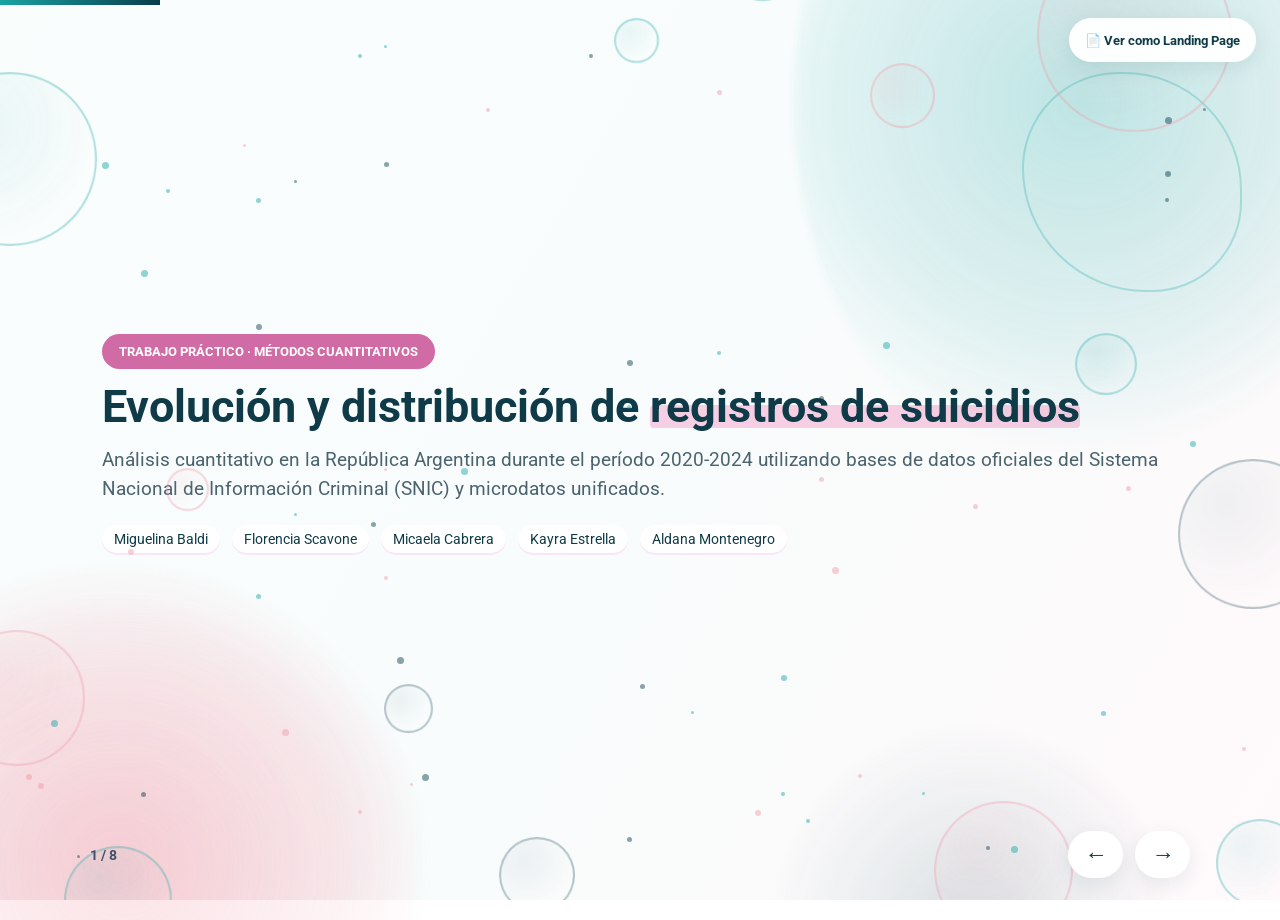
<file: docs/index.html>
<!doctype html>
<html lang="es">
	<head>
		<meta charset="UTF-8" />
		<meta name="viewport" content="width=device-width, initial-scale=1.0" />
		<title>
			Evolución y distribución de registros de suicidios en Argentina
			(2020-2024)
		</title>
		<!-- Google Fonts -->
		<link rel="preconnect" href="https://fonts.googleapis.com" />
		<link rel="preconnect" href="https://fonts.gstatic.com" crossorigin />
		<link
			href="https://fonts.googleapis.com/css2?family=Roboto:ital,wght@0,300;0,400;0,500;0,700;0,900;1,400&display=swap"
			rel="stylesheet"
		/>
		<!-- Estilos CSS externos -->
		<link rel="stylesheet" href="style.css" />
	</head>
	<body class="modo-slides">
		<!-- Partículas ambientales y orbes -->
		<div class="ambiente-particulas" aria-hidden="true">
			<span
				class="orbita"
				style="
					left: -7%;
					top: 6%;
					width: 230px;
					height: 230px;
					--dur: 13s;
					--delay: -3s;
				"
			></span>
			<span
				class="orbita rosa"
				style="
					left: 78%;
					top: -12%;
					width: 260px;
					height: 260px;
					--dur: 17s;
					--delay: -6s;
				"
			></span>
			<span
				class="orbita petroleo"
				style="
					left: 88%;
					top: 59%;
					width: 210px;
					height: 210px;
					--dur: 15s;
					--delay: -5s;
				"
			></span>
			<span
				class="orbita rosa"
				style="
					left: 4%;
					top: 72%;
					width: 180px;
					height: 180px;
					--dur: 12s;
					--delay: -8s;
				"
			></span>
			<span
				class="orbita"
				style="
					left: 43%;
					top: -20%;
					width: 140px;
					height: 140px;
					--dur: 19s;
					--delay: -2s;
				"
			></span>
			<span
				class="orbita"
				style="
					left: 67%;
					top: 84%;
					width: 125px;
					height: 125px;
					--dur: 16s;
					--delay: -10s;
				"
			></span>
			<span
				class="orbita rosa"
				style="
					left: 30%;
					top: 34%;
					width: 95px;
					height: 95px;
					--dur: 18s;
					--delay: -4s;
				"
			></span>
			<span
				class="orbita rosa"
				style="
					left: -4%;
					top: 44%;
					width: 155px;
					height: 155px;
					--dur: 15s;
					--delay: -2s;
				"
			></span>
			<span
				class="orbita petroleo"
				style="
					left: 14%;
					top: 12%;
					width: 74px;
					height: 74px;
					--dur: 18s;
					--delay: -7s;
				"
			></span>
			<span
				class="orbita"
				style="
					left: 25%;
					top: 89%;
					width: 190px;
					height: 190px;
					--dur: 22s;
					--delay: -9s;
				"
			></span>
			<span
				class="orbita rosa"
				style="
					left: 53%;
					top: 65%;
					width: 120px;
					height: 120px;
					--dur: 19s;
					--delay: -4s;
				"
			></span>
			<span
				class="orbita"
				style="
					left: 89%;
					top: 18%;
					width: 92px;
					height: 92px;
					--dur: 14s;
					--delay: -5s;
				"
			></span>
			<span
				class="orbita petroleo"
				style="
					left: 72%;
					top: 42%;
					width: 62px;
					height: 62px;
					--dur: 17s;
					--delay: -1s;
				"
			></span>
			<span
				class="orbita rosa"
				style="
					left: 38%;
					top: 8%;
					width: 110px;
					height: 110px;
					--dur: 20s;
					--delay: -11s;
				"
			></span>
			<span
				class="orbita"
				style="
					left: 6%;
					top: 58%;
					width: 86px;
					height: 86px;
					--dur: 16s;
					--delay: -8s;
				"
			></span>
			<span
				class="orbita petroleo"
				style="
					left: 96%;
					top: 83%;
					width: 175px;
					height: 175px;
					--dur: 23s;
					--delay: -6s;
				"
			></span>
			<span
				class="orbita rosa"
				style="
					left: 61%;
					top: 91%;
					width: 240px;
					height: 240px;
					--dur: 21s;
					--delay: -3s;
				"
			></span>
			<span
				class="orbita"
				style="
					left: 48%;
					top: 48%;
					width: 65px;
					height: 65px;
					--dur: 13s;
					--delay: -7s;
				"
			></span>
			<span
				class="orbita petroleo"
				style="
					left: -6%;
					top: 89%;
					width: 125px;
					height: 125px;
					--dur: 15s;
					--delay: -4s;
				"
			></span>
			<span
				class="orbita rosa"
				style="
					left: 81%;
					top: 75%;
					width: 79px;
					height: 79px;
					--dur: 18s;
					--delay: -10s;
				"
			></span>

			<span
				class="punto"
				style="
					left: 85%;
					top: 63%;
					--size: 9px;
					--dur: 11s;
					--delay: -4s;
					--dx: -15px;
					--dy: -57px;
					--tone: #19a4a4;
					--glow: rgba(25, 164, 164, 0.24);
				"
			></span>
			<span
				class="punto"
				style="
					left: 10%;
					top: 34%;
					--size: 7px;
					--dur: 12s;
					--delay: -4s;
					--dx: 30px;
					--dy: 28px;
					--tone: #f19aa8;
					--glow: rgba(241, 154, 168, 0.28);
				"
			></span>
			<span
				class="punto"
				style="
					left: 25%;
					top: 33%;
					--size: 4px;
					--dur: 14s;
					--delay: -1s;
					--dx: -45px;
					--dy: 33px;
					--tone: #083d4a;
					--glow: rgba(8, 61, 74, 0.22);
				"
			></span>
			<span
				class="punto"
				style="
					left: 55%;
					top: 96%;
					--size: 3px;
					--dur: 17s;
					--delay: -7s;
					--dx: 24px;
					--dy: -72px;
					--tone: #19a4a4;
					--glow: rgba(25, 164, 164, 0.24);
				"
			></span>
			<span
				class="punto"
				style="
					left: 84%;
					top: 63%;
					--size: 5px;
					--dur: 9s;
					--delay: -9s;
					--dx: 21px;
					--dy: -17px;
					--tone: #f19aa8;
					--glow: rgba(241, 154, 168, 0.28);
				"
			></span>
			<span
				class="punto"
				style="
					left: 92%;
					top: 69%;
					--size: 4px;
					--dur: 8s;
					--delay: -6s;
					--dx: 12px;
					--dy: -66px;
					--tone: #083d4a;
					--glow: rgba(8, 61, 74, 0.22);
				"
			></span>
			<span
				class="punto"
				style="
					left: 89%;
					top: 69%;
					--size: 3px;
					--dur: 9s;
					--delay: -7s;
					--dx: -27px;
					--dy: -8px;
					--tone: #19a4a4;
					--glow: rgba(25, 164, 164, 0.24);
				"
			></span>
			<span
				class="punto"
				style="
					left: 71%;
					top: 8%;
					--size: 4px;
					--dur: 17s;
					--delay: 0s;
					--dx: 50px;
					--dy: -37px;
					--tone: #f19aa8;
					--glow: rgba(241, 154, 168, 0.28);
				"
			></span>
			<span
				class="punto"
				style="
					left: 46%;
					top: 75%;
					--size: 7px;
					--dur: 13s;
					--delay: -1s;
					--dx: 13px;
					--dy: 37px;
					--tone: #083d4a;
					--glow: rgba(8, 61, 74, 0.22);
				"
			></span>
			<span
				class="punto"
				style="
					left: 61%;
					top: 47%;
					--size: 3px;
					--dur: 12s;
					--delay: -2s;
					--dx: 2px;
					--dy: -30px;
					--tone: #19a4a4;
					--glow: rgba(25, 164, 164, 0.24);
				"
			></span>
			<span
				class="punto"
				style="
					left: 63%;
					top: 47%;
					--size: 7px;
					--dur: 7s;
					--delay: -8s;
					--dx: -2px;
					--dy: -32px;
					--tone: #f19aa8;
					--glow: rgba(241, 154, 168, 0.28);
				"
			></span>
			<span
				class="punto"
				style="
					left: 28%;
					top: 96%;
					--size: 6px;
					--dur: 15s;
					--delay: -1s;
					--dx: 20px;
					--dy: 11px;
					--tone: #083d4a;
					--glow: rgba(8, 61, 74, 0.22);
				"
			></span>
			<span
				class="punto"
				style="
					left: 9%;
					top: 52%;
					--size: 5px;
					--dur: 17s;
					--delay: -1s;
					--dx: 12px;
					--dy: -10px;
					--tone: #19a4a4;
					--glow: rgba(25, 164, 164, 0.24);
				"
			></span>
			<span
				class="punto"
				style="
					left: 73%;
					top: 91%;
					--size: 9px;
					--dur: 8s;
					--delay: -4s;
					--dx: 51px;
					--dy: 43px;
					--tone: #f19aa8;
					--glow: rgba(241, 154, 168, 0.28);
				"
			></span>
			<span
				class="punto"
				style="
					left: 38%;
					top: 67%;
					--size: 3px;
					--dur: 16s;
					--delay: 0s;
					--dx: 7px;
					--dy: -20px;
					--tone: #083d4a;
					--glow: rgba(8, 61, 74, 0.22);
				"
			></span>
			<span
				class="punto"
				style="
					left: 63%;
					top: 72%;
					--size: 7px;
					--dur: 17s;
					--delay: -1s;
					--dx: -65px;
					--dy: -61px;
					--tone: #19a4a4;
					--glow: rgba(25, 164, 164, 0.24);
				"
			></span>
			<span
				class="punto"
				style="
					left: 49%;
					top: 26%;
					--size: 5px;
					--dur: 18s;
					--delay: -9s;
					--dx: -41px;
					--dy: -67px;
					--tone: #f19aa8;
					--glow: rgba(241, 154, 168, 0.28);
				"
			></span>
			<span
				class="punto"
				style="
					left: 73%;
					top: 56%;
					--size: 6px;
					--dur: 18s;
					--delay: -7s;
					--dx: -65px;
					--dy: -29px;
					--tone: #083d4a;
					--glow: rgba(8, 61, 74, 0.22);
				"
			></span>
			<span
				class="punto"
				style="
					left: 47%;
					top: 96%;
					--size: 3px;
					--dur: 16s;
					--delay: -3s;
					--dx: -7px;
					--dy: 22px;
					--tone: #19a4a4;
					--glow: rgba(25, 164, 164, 0.24);
				"
			></span>
			<span
				class="punto"
				style="
					left: 26%;
					top: 44%;
					--size: 6px;
					--dur: 8s;
					--delay: -5s;
					--dx: -55px;
					--dy: -29px;
					--tone: #f19aa8;
					--glow: rgba(241, 154, 168, 0.28);
				"
			></span>
			<span
				class="punto"
				style="
					left: 10%;
					top: 12%;
					--size: 5px;
					--dur: 10s;
					--delay: -2s;
					--dx: 53px;
					--dy: 47px;
					--tone: #083d4a;
					--glow: rgba(8, 61, 74, 0.22);
				"
			></span>
			<span
				class="punto"
				style="
					left: 15%;
					top: 31%;
					--size: 7px;
					--dur: 12s;
					--delay: -4s;
					--dx: -58px;
					--dy: 50px;
					--tone: #19a4a4;
					--glow: rgba(25, 164, 164, 0.24);
				"
			></span>
			<span
				class="punto"
				style="
					left: 22%;
					top: 41%;
					--size: 7px;
					--dur: 14s;
					--delay: -3s;
					--dx: 46px;
					--dy: 2px;
					--tone: #f19aa8;
					--glow: rgba(241, 154, 168, 0.28);
				"
			></span>
			<span
				class="punto"
				style="
					left: 87%;
					top: 28%;
					--size: 7px;
					--dur: 19s;
					--delay: -2s;
					--dx: 20px;
					--dy: 70px;
					--tone: #083d4a;
					--glow: rgba(8, 61, 74, 0.22);
				"
			></span>
			<span
				class="punto"
				style="
					left: 90%;
					top: 9%;
					--size: 4px;
					--dur: 8s;
					--delay: -7s;
					--dx: -45px;
					--dy: -13px;
					--tone: #19a4a4;
					--glow: rgba(25, 164, 164, 0.24);
				"
			></span>
			<span
				class="punto"
				style="
					left: 57%;
					top: 42%;
					--size: 5px;
					--dur: 7s;
					--delay: -2s;
					--dx: -39px;
					--dy: 27px;
					--tone: #f19aa8;
					--glow: rgba(241, 154, 168, 0.28);
				"
			></span>
			<span
				class="punto"
				style="
					left: 13%;
					top: 49%;
					--size: 4px;
					--dur: 9s;
					--delay: -12s;
					--dx: -60px;
					--dy: -28px;
					--tone: #083d4a;
					--glow: rgba(8, 61, 74, 0.22);
				"
			></span>
			<span
				class="punto"
				style="
					left: 58%;
					top: 8%;
					--size: 7px;
					--dur: 16s;
					--delay: -8s;
					--dx: 48px;
					--dy: -63px;
					--tone: #19a4a4;
					--glow: rgba(25, 164, 164, 0.24);
				"
			></span>
			<span
				class="punto"
				style="
					left: 30%;
					top: 37%;
					--size: 7px;
					--dur: 10s;
					--delay: -1s;
					--dx: 48px;
					--dy: 18px;
					--tone: #f19aa8;
					--glow: rgba(241, 154, 168, 0.28);
				"
			></span>
			<span
				class="punto"
				style="
					left: 44%;
					top: 83%;
					--size: 7px;
					--dur: 10s;
					--delay: -6s;
					--dx: -17px;
					--dy: -34px;
					--tone: #083d4a;
					--glow: rgba(8, 61, 74, 0.22);
				"
			></span>
			<span
				class="punto"
				style="
					left: 3%;
					top: 46%;
					--size: 4px;
					--dur: 15s;
					--delay: -3s;
					--dx: 17px;
					--dy: 22px;
					--tone: #19a4a4;
					--glow: rgba(25, 164, 164, 0.24);
				"
			></span>

			<span
				class="orbita"
				style="
					left: 17%;
					top: -8%;
					width: 110px;
					height: 110px;
					--dur: 12s;
					--delay: -2s;
				"
			></span>
			<span
				class="orbita rosa"
				style="
					left: 57%;
					top: 18%;
					width: 75px;
					height: 75px;
					--dur: 14s;
					--delay: -3s;
				"
			></span>
			<span
				class="orbita petroleo"
				style="
					left: 80%;
					top: 36%;
					width: 135px;
					height: 135px;
					--dur: 16s;
					--delay: -4s;
				"
			></span>
			<span
				class="orbita"
				style="
					left: 35%;
					top: 78%;
					width: 86px;
					height: 86px;
					--dur: 18s;
					--delay: -5s;
				"
			></span>
			<span
				class="orbita rosa"
				style="
					left: 91%;
					top: 12%;
					width: 98px;
					height: 98px;
					--dur: 20s;
					--delay: -6s;
				"
			></span>

			<span
				class="punto"
				style="
					left: 84%;
					top: 18%;
					--size: 2px;
					--dur: 20s;
					--delay: -5s;
					--dx: -24px;
					--dy: -8px;
					--tone: #19a4a4;
					--glow: rgba(25, 164, 164, 0.2);
				"
			></span>
			<span
				class="punto"
				style="
					left: 20%;
					top: 17%;
					--size: 7px;
					--dur: 20s;
					--delay: -9s;
					--dx: -44px;
					--dy: 43px;
					--tone: #f19aa8;
					--glow: rgba(25, 164, 164, 0.2);
				"
			></span>
			<span
				class="punto"
				style="
					left: 7%;
					top: 7%;
					--size: 2px;
					--dur: 12s;
					--delay: -4s;
					--dx: 9px;
					--dy: -59px;
					--tone: #083d4a;
					--glow: rgba(25, 164, 164, 0.2);
				"
			></span>
			<span
				class="punto"
				style="
					left: 74%;
					top: 29%;
					--size: 7px;
					--dur: 19s;
					--delay: -9s;
					--dx: -2px;
					--dy: -9px;
					--tone: #19a4a4;
					--glow: rgba(25, 164, 164, 0.2);
				"
			></span>
			<span
				class="punto"
				style="
					left: 60%;
					top: 79%;
					--size: 4px;
					--dur: 9s;
					--delay: -3s;
					--dx: 34px;
					--dy: 43px;
					--tone: #f19aa8;
					--glow: rgba(25, 164, 164, 0.2);
				"
			></span>
			<span
				class="punto"
				style="
					left: 46%;
					top: 39%;
					--size: 3px;
					--dur: 12s;
					--delay: -6s;
					--dx: -42px;
					--dy: -42px;
					--tone: #083d4a;
					--glow: rgba(25, 164, 164, 0.2);
				"
			></span>
			<span
				class="punto"
				style="
					left: 51%;
					top: 16%;
					--size: 4px;
					--dur: 14s;
					--delay: -10s;
					--dx: -22px;
					--dy: -54px;
					--tone: #19a4a4;
					--glow: rgba(25, 164, 164, 0.2);
				"
			></span>
			<span
				class="punto"
				style="
					left: 96%;
					top: 62%;
					--size: 6px;
					--dur: 10s;
					--delay: -7s;
					--dx: -45px;
					--dy: 10px;
					--tone: #f19aa8;
					--glow: rgba(25, 164, 164, 0.2);
				"
			></span>
			<span
				class="punto"
				style="
					left: 83%;
					top: 83%;
					--size: 4px;
					--dur: 18s;
					--delay: -4s;
					--dx: 35px;
					--dy: -48px;
					--tone: #083d4a;
					--glow: rgba(8, 61, 74, 0.2);
				"
			></span>
			<span
				class="punto"
				style="
					left: 8%;
					top: 88%;
					--size: 3px;
					--dur: 13s;
					--delay: -2s;
					--dx: 54px;
					--dy: -6px;
					--tone: #19a4a4;
					--glow: rgba(25, 164, 164, 0.2);
				"
			></span>
			<span
				class="punto"
				style="
					left: 15%;
					top: 52%;
					--size: 4px;
					--dur: 16s;
					--delay: -6s;
					--dx: -35px;
					--dy: 29px;
					--tone: #f19aa8;
					--glow: rgba(241, 154, 168, 0.2);
				"
			></span>
			<span
				class="punto"
				style="
					left: 48%;
					top: 30%;
					--size: 7px;
					--dur: 13s;
					--delay: -2s;
					--dx: 22px;
					--dy: -22px;
					--tone: #083d4a;
					--glow: rgba(8, 61, 74, 0.2);
				"
			></span>
			<span
				class="punto"
				style="
					left: 71%;
					top: 35%;
					--size: 3px;
					--dur: 16s;
					--delay: -7s;
					--dx: -21px;
					--dy: -9px;
					--tone: #19a4a4;
					--glow: rgba(25, 164, 164, 0.2);
				"
			></span>
			<span
				class="punto"
				style="
					left: 90%;
					top: 45%;
					--size: 2px;
					--dur: 12s;
					--delay: -1s;
					--dx: 48px;
					--dy: 15px;
					--tone: #f19aa8;
					--glow: rgba(241, 154, 168, 0.2);
				"
			></span>
			<span
				class="punto"
				style="
					left: 54%;
					top: 38%;
					--size: 2px;
					--dur: 12s;
					--delay: -10s;
					--dx: 36px;
					--dy: 15px;
					--tone: #083d4a;
					--glow: rgba(8, 61, 74, 0.2);
				"
			></span>
			<span
				class="punto"
				style="
					left: 30%;
					top: 87%;
					--size: 5px;
					--dur: 15s;
					--delay: -8s;
					--dx: -37px;
					--dy: 2px;
					--tone: #19a4a4;
					--glow: rgba(25, 164, 164, 0.2);
				"
			></span>
			<span
				class="punto"
				style="
					left: 20%;
					top: 35%;
					--size: 7px;
					--dur: 17s;
					--delay: -9s;
					--dx: -22px;
					--dy: 44px;
					--tone: #f19aa8;
					--glow: rgba(241, 154, 168, 0.2);
				"
			></span>
			<span
				class="punto"
				style="
					left: 77%;
					top: 55%;
					--size: 4px;
					--dur: 12s;
					--delay: -3s;
					--dx: 10px;
					--dy: 61px;
					--tone: #083d4a;
					--glow: rgba(8, 61, 74, 0.2);
				"
			></span>
			<span
				class="punto"
				style="
					left: 14%;
					top: 10%;
					--size: 2px;
					--dur: 11s;
					--delay: -3s;
					--dx: 46px;
					--dy: 43px;
					--tone: #19a4a4;
					--glow: rgba(25, 164, 164, 0.2);
				"
			></span>
			<span
				class="punto"
				style="
					left: 79%;
					top: 12%;
					--size: 5px;
					--dur: 15s;
					--delay: -10s;
					--dx: 4px;
					--dy: -1px;
					--tone: #f19aa8;
					--glow: rgba(241, 154, 168, 0.2);
				"
			></span>
			<span
				class="punto"
				style="
					left: 73%;
					top: 5%;
					--size: 7px;
					--dur: 20s;
					--delay: -2s;
					--dx: 32px;
					--dy: 3px;
					--tone: #083d4a;
					--glow: rgba(8, 61, 74, 0.2);
				"
			></span>
			<span
				class="punto"
				style="
					left: 85%;
					top: 47%;
					--size: 2px;
					--dur: 13s;
					--delay: -7s;
					--dx: -35px;
					--dy: 51px;
					--tone: #19a4a4;
					--glow: rgba(25, 164, 164, 0.2);
				"
			></span>
			<span
				class="punto"
				style="
					left: 3%;
					top: 37%;
					--size: 6px;
					--dur: 11s;
					--delay: -9s;
					--dx: -42px;
					--dy: 11px;
					--tone: #f19aa8;
					--glow: rgba(241, 154, 168, 0.2);
				"
			></span>
			<span
				class="punto"
				style="
					left: 84%;
					top: 68%;
					--size: 6px;
					--dur: 12s;
					--delay: -3s;
					--dx: -8px;
					--dy: -24px;
					--tone: #083d4a;
					--glow: rgba(8, 61, 74, 0.2);
				"
			></span>
		</div>

		<div aria-hidden="true" class="ambient-bg">
			<div class="ambient-orb orb-one"></div>
			<div class="ambient-orb orb-two"></div>
			<div class="ambient-orb orb-three"></div>
			<div class="ambient-ring"></div>
		</div>

		<!-- Barra superior de progreso -->
		<div class="barra" id="barra"></div>

		<!-- Botón flotante para alternar Modo Slides / Modo Landing -->
		<button
			aria-label="Cambiar modo de visualización"
			class="btn-modo"
			id="btn-modo"
		>
			📄 Ver como Landing Page
		</button>

		<div class="escenario" id="escenario">
			<!-- SLIDE 1: PORTADA -->
			<section class="slide portada" data-seccion="Portada">
				<span class="etiqueta">Trabajo Práctico · Métodos Cuantitativos</span>
				<h1>
					Evolución y distribución de
					<span class="hl">registros de suicidios</span>
				</h1>
				<p class="grande">
					Análisis cuantitativo en la República Argentina durante el período
					2020-2024 utilizando bases de datos oficiales del Sistema Nacional de
					Información Criminal (SNIC) y microdatos unificados.
				</p>
				<p class="integrantes">
					<a
						href="https://github.com/baldimiguelina"
						target="_blank"
						class="btn-integrante"
						>Miguelina Baldi</a
					>
						<a
						href="https://github.com/scavonemf"
						target="_blank"
						class="btn-integrante"
						>Florencia Scavone</a
					>
					<a
						href="https://github.com/cabrera30micaela"
						target="_blank"
						class="btn-integrante"
						>Micaela Cabrera</a
					>
					
					<a
						href="https://github.com/Kayraa2003"
						target="_blank"
						class="btn-integrante"
						>Kayra Estrella</a
					>
					
					<a
						href="https://github.com/AldanaMontenegro"
						target="_blank"
						class="btn-integrante"
						>Aldana Montenegro</a
					>
					
				
				</p>
			</section>

			<!-- SLIDE 2: INTRODUCCIÓN Y PROBLEMA (Original sin tarjeta blanca) -->
			<section class="slide" data-seccion="Introducción">
				<span class="etiqueta">Pregunta central y motivación</span>
				<h2 class="ancho">
					¿Cómo evolucionó la mortalidad por suicidio en Argentina (2020-2024),
					qué franjas etarias concentran mayor vulnerabilidad y cómo se comporta
					la brecha de género?
				</h2>
				<div class="ancho">
					<div>
						<p>
							El suicidio representa una problemática de salud pública crítica y
							prevenible. Analizar el quinquenio post-pandemia permite evaluar
							tendencias y disparidades estructurales.
						</p>
						<p>
							Se integraron bases oficiales del <strong>SNIC</strong> y
							microdatos individuales que suman un total de
							<strong>19.323 víctimas</strong> analizadas en todo el país.
						</p>
					</div>
				</div>
			</section>

			<!-- SLIDE 3: METODOLOGÍA Y PROCESAMIENTO -->
			<section class="slide" data-seccion="Metodología">
				<span class="etiqueta">Datos y Herramientas</span>
				<h2 class="ancho">Procesamiento de datos y unificación</h2>
				<div class="metodologia-sin-caja">
					<div class="item-metodo item-metodo-animado" style="--i: 1">
						<div class="num">01</div>
						<div>
							<h3>Carga de bases y limpieza</h3>
							<p>
								Carga de las bases de datos, filtrado exclusivo para centrarnos en los suicidios, auditoría de valores nulos y ordenamiento cronológico de edades usando <code>pd.Categorical()</code>.
							</p>
						</div>
					</div>
					<div class="item-metodo item-metodo-animado" style="--i: 2">
						<div class="num">02</div>
						<div>
							<h3>Base máster</h3>
							<p>
								Cruce riguroso entre la base provincial y la base de microdatos individuales mediante <code>pd.merge()</code>.
							</p>
						</div>
					</div>
					<div class="item-metodo item-metodo-animado" style="--i: 3">
						<div class="num">03</div>
						<div>
							<h3>Resúmenes estadísticos</h3>
							<p>
								Agrupaciones lógicas con <code>groupby()</code> para calcular la evolución anual y las diferencias por edad y sexo.
							</p>
						</div>
					</div>
					<div class="item-metodo item-metodo-animado" style="--i: 4">
						<div class="num">04</div>
						<div>
							<h3>Visualización e interpretación</h3>
							<p>
								Generación de los gráficos comparativos y análisis de los resultados para la presentación de los hallazgos.
							</p>
						</div>
					</div>
				</div>
			</section>

			<!-- SLIDE 4: GRÁFICO 1 - EVOLUCIÓN TEMPORAL -->
			<section class="slide" data-seccion="Gráfico 1: Temporal">
				<span class="etiqueta">Gráfico I</span>
				<h2 class="ancho">Evolución temporal de la serie (2020-2024)</h2>
				<div class="grafico-texto">
					<div class="tarjeta grafico-grande">
						<div
							aria-label="Gráfico de Evolución Temporal"
							class="animated-chart"
							data-chart="line"
							role="img"
						></div>
					</div>
					<div class="texto-analisis">
						<p>
							La serie muestra una subida constante: un piso de 3.262 víctimas
							en 2020 y un techo de 4.249 en 2024, lo que representa un
							<strong>incremento acumulado del 30,25%</strong> en cinco años.
							Esto confirma que se trata de una problemática persistente que se
							consolida a nivel nacional.
						</p>
					</div>
				</div>
			</section>

			<!-- SLIDE 5: GRÁFICO 2 - DISTRIBUCIÓN ETARIA -->
			<section class="slide" data-seccion="Gráfico 2: Etario">
				<span class="etiqueta">Gráfico II</span>
				<h2 class="ancho">Vulnerabilidad según franja etaria</h2>
				<div class="grafico-texto">
					<div class="tarjeta grafico-grande">
						<div
							aria-label="Gráfico por Franja Etaria"
							class="animated-chart"
							data-chart="age"
							role="img"
						></div>
					</div>
					<div class="texto-analisis">
						<p>
							Se destaca un marcado pico de vulnerabilidad en la etapa de
							adultos jóvenes: la franja de
							<strong>15 a 34 años</strong> concentra la mayor cantidad de
							víctimas (superando las 2.400 en los picos de 20-29 años),
							evidenciando un descenso constante a medida que avanza la edad.
						</p>
					</div>
				</div>
			</section>

			<!-- SLIDE 6: GRÁFICO 3 - BRECHA DE GÉNERO -->
			<section class="slide" data-seccion="Gráfico 3: Género">
				<span class="etiqueta">Gráfico III</span>
				<h2 class="ancho">Evolución comparativa según género</h2>
				<div class="grafico-texto">
					<div class="tarjeta grafico-grande">
						<div
							aria-label="Gráfico de Brecha de Género"
							class="animated-chart"
							data-chart="sex"
							role="img"
						></div>
					</div>
					<div class="texto-analisis">
						<p>
							Se registra una contundente y persistente brecha de género. Los
							varones concentran cerca del
							<strong>79% de los casos totales</strong>, manteniendo de forma
							sistemática una <strong>razón aproximada de 4 a 1</strong> frente
							a las mujeres a lo largo de todo el quinquenio.
						</p>
					</div>
				</div>
			</section>

			<!-- SLIDE 7: GRÁFICO 4 - RIESGO PROVINCIAL -->
			<section class="slide" data-seccion="Gráfico 4: Provincias">
				<span class="etiqueta">Gráfico IV</span>
				<h2 class="ancho">Tasa promedio de suicidio por provincia (2020-2024)</h2>
				<div class="grafico-texto">
					<div class="tarjeta grafico-grande">
						<div
							aria-label="Gráfico de Provincias"
							class="animated-chart"
							data-chart="province"
							role="img"
						></div>
					</div>
					<div class="texto-analisis">
						<p>
							Buenos Aires concentra el mayor volumen absoluto de casos
							(>5.700), pero al ajustar por población su tasa es intermedia. En
							contraste, provincias como
							<strong>Entre Ríos, San Luis, Salta y La Rioja </strong> presentan
							las tasas más altas cada 100.000 habitantes.
						</p>
					</div>
				</div>
			</section>

			<!-- SLIDE 8: CONCLUSIÓN Y CIERRE -->
			<section class="slide centrada" data-seccion="Conclusiones">
				<span class="etiqueta">Conclusiones</span>
				<h2 class="ancho">Hallazgos y desafíos sanitarios</h2>
				<p class="grande">
					El estudio demuestra que la mortalidad por suicidio es una
					problemática crítica, con un aumento sostenido del 30,25% entre 2020 y
					2024, fuertemente concentrada en varones jóvenes (15 a 34 años) y con
					heterogeneidad en las tasas provinciales.
				</p>
				<p>
					Esto subraya la necesidad imperiosa de diseñar políticas públicas de
					prevención focalizadas geográficamente por tasas y orientadas a los
					grupos etarios de mayor vulnerabilidad detectados.
				</p>
			</section>
		</div>

		<!-- Círculos visibles y JS externo -->
		<div class="circulos-visibles" aria-hidden="true">
			<span
				class="anillo"
				style="
					left: -6%;
					top: 8%;
					width: 174px;
					height: 174px;
					--borde: rgba(24, 165, 164, 0.52);
					--relleno: rgba(24, 165, 164, 0.12);
					--tiempo: 12s;
					--retraso: -0s;
				"
			></span>
			<span
				class="anillo"
				style="
					left: 81%;
					top: -7%;
					width: 195px;
					height: 195px;
					--borde: rgba(241, 154, 168, 0.61);
					--relleno: rgba(241, 154, 168, 0.14);
					--tiempo: 14s;
					--retraso: -1s;
				"
			></span>
			<span
				class="anillo"
				style="
					left: 92%;
					top: 51%;
					width: 150px;
					height: 150px;
					--borde: rgba(8, 61, 74, 0.46);
					--relleno: rgba(8, 61, 74, 0.09);
					--tiempo: 16s;
					--retraso: -2s;
				"
			></span>
			<span
				class="anillo"
				style="
					left: -4%;
					top: 70%;
					width: 136px;
					height: 136px;
					--borde: rgba(241, 154, 168, 0.61);
					--relleno: rgba(241, 154, 168, 0.14);
					--tiempo: 18s;
					--retraso: -3s;
				"
			></span>
			<span
				class="anillo"
				style="
					left: 23%;
					top: -12%;
					width: 105px;
					height: 105px;
					--borde: rgba(8, 61, 74, 0.46);
					--relleno: rgba(8, 61, 74, 0.09);
					--tiempo: 20s;
					--retraso: -4s;
				"
			></span>
			<span
				class="anillo"
				style="
					left: 56%;
					top: -10%;
					width: 91px;
					height: 91px;
					--borde: rgba(24, 165, 164, 0.52);
					--relleno: rgba(24, 165, 164, 0.12);
					--tiempo: 12s;
					--retraso: -5s;
				"
			></span>
			<span
				class="anillo"
				style="
					left: 73%;
					top: 89%;
					width: 139px;
					height: 139px;
					--borde: rgba(241, 154, 168, 0.61);
					--relleno: rgba(241, 154, 168, 0.14);
					--tiempo: 14s;
					--retraso: -6s;
				"
			></span>
			<span
				class="anillo"
				style="
					left: 5%;
					top: 94%;
					width: 108px;
					height: 108px;
					--borde: rgba(24, 165, 164, 0.52);
					--relleno: rgba(24, 165, 164, 0.12);
					--tiempo: 16s;
					--retraso: -0s;
				"
			></span>
			<span
				class="anillo"
				style="
					left: 95%;
					top: 91%;
					width: 88px;
					height: 88px;
					--borde: rgba(24, 165, 164, 0.52);
					--relleno: rgba(24, 165, 164, 0.12);
					--tiempo: 18s;
					--retraso: -1s;
				"
			></span>
			<span
				class="anillo"
				style="
					left: 68%;
					top: 7%;
					width: 65px;
					height: 65px;
					--borde: rgba(241, 154, 168, 0.61);
					--relleno: rgba(241, 154, 168, 0.14);
					--tiempo: 20s;
					--retraso: -2s;
				"
			></span>
			<span
				class="anillo"
				style="
					left: 39%;
					top: 93%;
					width: 76px;
					height: 76px;
					--borde: rgba(8, 61, 74, 0.46);
					--relleno: rgba(8, 61, 74, 0.09);
					--tiempo: 12s;
					--retraso: -3s;
				"
			></span>
			<span
				class="anillo"
				style="
					left: 48%;
					top: 2%;
					width: 45px;
					height: 45px;
					--borde: rgba(24, 165, 164, 0.52);
					--relleno: rgba(24, 165, 164, 0.12);
					--tiempo: 14s;
					--retraso: -4s;
				"
			></span>
			<span
				class="anillo"
				style="
					left: 13%;
					top: 52%;
					width: 43px;
					height: 43px;
					--borde: rgba(241, 154, 168, 0.61);
					--relleno: rgba(241, 154, 168, 0.14);
					--tiempo: 16s;
					--retraso: -5s;
				"
			></span>
			<span
				class="anillo"
				style="
					left: 84%;
					top: 37%;
					width: 62px;
					height: 62px;
					--borde: rgba(24, 165, 164, 0.52);
					--relleno: rgba(24, 165, 164, 0.12);
					--tiempo: 18s;
					--retraso: -6s;
				"
			></span>
			<span
				class="anillo"
				style="
					left: 30%;
					top: 76%;
					width: 49px;
					height: 49px;
					--borde: rgba(8, 61, 74, 0.46);
					--relleno: rgba(8, 61, 74, 0.09);
					--tiempo: 20s;
					--retraso: -0s;
				"
			></span>

			<span
				class="motita"
				style="
					left: 49%;
					top: 45%;
					--tam: 4px;
					--color: #18a5a4;
					--tiempo: 9s;
					--retraso: -0s;
				"
			></span>
			<span
				class="motita"
				style="
					left: 50%;
					top: 76%;
					--tam: 5px;
					--color: #083d4a;
					--tiempo: 10s;
					--retraso: -1s;
				"
			></span>
			<span
				class="motita"
				style="
					left: 36%;
					top: 52%;
					--tam: 7px;
					--color: #18a5a4;
					--tiempo: 11s;
					--retraso: -2s;
				"
			></span>
			<span
				class="motita"
				style="
					left: 32%;
					top: 87%;
					--tam: 3px;
					--color: #f19aa8;
					--tiempo: 12s;
					--retraso: -3s;
				"
			></span>
			<span
				class="motita"
				style="
					left: 20%;
					top: 22%;
					--tam: 5px;
					--color: #18a5a4;
					--tiempo: 13s;
					--retraso: -4s;
				"
			></span>
			<span
				class="motita"
				style="
					left: 33%;
					top: 86%;
					--tam: 7px;
					--color: #083d4a;
					--tiempo: 14s;
					--retraso: -5s;
				"
			></span>
			<span
				class="motita"
				style="
					left: 8%;
					top: 18%;
					--tam: 7px;
					--color: #18a5a4;
					--tiempo: 15s;
					--retraso: -6s;
				"
			></span>
			<span
				class="motita"
				style="
					left: 56%;
					top: 39%;
					--tam: 4px;
					--color: #18a5a4;
					--tiempo: 16s;
					--retraso: -7s;
				"
			></span>
			<span
				class="motita"
				style="
					left: 93%;
					top: 49%;
					--tam: 6px;
					--color: #18a5a4;
					--tiempo: 17s;
					--retraso: -0s;
				"
			></span>
			<span
				class="motita"
				style="
					left: 72%;
					top: 88%;
					--tam: 3px;
					--color: #18a5a4;
					--tiempo: 9s;
					--retraso: -1s;
				"
			></span>
			<span
				class="motita"
				style="
					left: 13%;
					top: 21%;
					--tam: 4px;
					--color: #18a5a4;
					--tiempo: 10s;
					--retraso: -2s;
				"
			></span>
			<span
				class="motita"
				style="
					left: 35%;
					top: 43%;
					--tam: 4px;
					--color: #083d4a;
					--tiempo: 11s;
					--retraso: -3s;
				"
			></span>
			<span
				class="motita"
				style="
					left: 4%;
					top: 80%;
					--tam: 7px;
					--color: #18a5a4;
					--tiempo: 12s;
					--retraso: -4s;
				"
			></span>
			<span
				class="motita"
				style="
					left: 56%;
					top: 10%;
					--tam: 5px;
					--color: #f19aa8;
					--tiempo: 13s;
					--retraso: -5s;
				"
			></span>
			<span
				class="motita"
				style="
					left: 19%;
					top: 16%;
					--tam: 3px;
					--color: #f19aa8;
					--tiempo: 14s;
					--retraso: -6s;
				"
			></span>
			<span
				class="motita"
				style="
					left: 3%;
					top: 87%;
					--tam: 6px;
					--color: #f19aa8;
					--tiempo: 15s;
					--retraso: -7s;
				"
			></span>
			<span
				class="motita"
				style="
					left: 30%;
					top: 5%;
					--tam: 3px;
					--color: #18a5a4;
					--tiempo: 16s;
					--retraso: -0s;
				"
			></span>
			<span
				class="motita"
				style="
					left: 10%;
					top: 61%;
					--tam: 6px;
					--color: #f19aa8;
					--tiempo: 17s;
					--retraso: -1s;
				"
			></span>
			<span
				class="motita"
				style="
					left: 69%;
					top: 38%;
					--tam: 7px;
					--color: #18a5a4;
					--tiempo: 9s;
					--retraso: -2s;
				"
			></span>
			<span
				class="motita"
				style="
					left: 2%;
					top: 86%;
					--tam: 6px;
					--color: #f19aa8;
					--tiempo: 10s;
					--retraso: -3s;
				"
			></span>
			<span
				class="motita"
				style="
					left: 23%;
					top: 20%;
					--tam: 3px;
					--color: #083d4a;
					--tiempo: 11s;
					--retraso: -4s;
				"
			></span>
			<span
				class="motita"
				style="
					left: 6%;
					top: 95%;
					--tam: 3px;
					--color: #083d4a;
					--tiempo: 12s;
					--retraso: -5s;
				"
			></span>
			<span
				class="motita"
				style="
					left: 91%;
					top: 19%;
					--tam: 6px;
					--color: #083d4a;
					--tiempo: 13s;
					--retraso: -6s;
				"
			></span>
			<span
				class="motita"
				style="
					left: 91%;
					top: 13%;
					--tam: 7px;
					--color: #083d4a;
					--tiempo: 14s;
					--retraso: -7s;
				"
			></span>
			<span
				class="motita"
				style="
					left: 54%;
					top: 79%;
					--tam: 3px;
					--color: #18a5a4;
					--tiempo: 15s;
					--retraso: -0s;
				"
			></span>
			<span
				class="motita"
				style="
					left: 29%;
					top: 58%;
					--tam: 5px;
					--color: #083d4a;
					--tiempo: 16s;
					--retraso: -1s;
				"
			></span>
			<span
				class="motita"
				style="
					left: 59%;
					top: 90%;
					--tam: 6px;
					--color: #f19aa8;
					--tiempo: 17s;
					--retraso: -2s;
				"
			></span>
			<span
				class="motita"
				style="
					left: 11%;
					top: 88%;
					--tam: 5px;
					--color: #083d4a;
					--tiempo: 9s;
					--retraso: -3s;
				"
			></span>
			<span
				class="motita"
				style="
					left: 28%;
					top: 90%;
					--tam: 4px;
					--color: #f19aa8;
					--tiempo: 10s;
					--retraso: -4s;
				"
			></span>
			<span
				class="motita"
				style="
					left: 49%;
					top: 93%;
					--tam: 5px;
					--color: #083d4a;
					--tiempo: 11s;
					--retraso: -5s;
				"
			></span>
			<span
				class="motita"
				style="
					left: 49%;
					top: 40%;
					--tam: 6px;
					--color: #083d4a;
					--tiempo: 12s;
					--retraso: -6s;
				"
			></span>
			<span
				class="motita"
				style="
					left: 11%;
					top: 30%;
					--tam: 7px;
					--color: #18a5a4;
					--tiempo: 13s;
					--retraso: -7s;
				"
			></span>
			<span
				class="motita"
				style="
					left: 28%;
					top: 6%;
					--tam: 4px;
					--color: #18a5a4;
					--tiempo: 14s;
					--retraso: -0s;
				"
			></span>
			<span
				class="motita"
				style="
					left: 61%;
					top: 88%;
					--tam: 4px;
					--color: #18a5a4;
					--tiempo: 15s;
					--retraso: -1s;
				"
			></span>
			<span
				class="motita"
				style="
					left: 31%;
					top: 73%;
					--tam: 7px;
					--color: #083d4a;
					--tiempo: 16s;
					--retraso: -2s;
				"
			></span>
			<span
				class="motita"
				style="
					left: 20%;
					top: 66%;
					--tam: 5px;
					--color: #18a5a4;
					--tiempo: 17s;
					--retraso: -3s;
				"
			></span>
			<span
				class="motita"
				style="
					left: 30%;
					top: 52%;
					--tam: 3px;
					--color: #f19aa8;
					--tiempo: 9s;
					--retraso: -4s;
				"
			></span>
			<span
				class="motita"
				style="
					left: 77%;
					top: 94%;
					--tam: 4px;
					--color: #083d4a;
					--tiempo: 10s;
					--retraso: -5s;
				"
			></span>
			<span
				class="motita"
				style="
					left: 64%;
					top: 53%;
					--tam: 5px;
					--color: #f19aa8;
					--tiempo: 11s;
					--retraso: -6s;
				"
			></span>
			<span
				class="motita"
				style="
					left: 46%;
					top: 6%;
					--tam: 4px;
					--color: #083d4a;
					--tiempo: 12s;
					--retraso: -7s;
				"
			></span>
			<span
				class="motita"
				style="
					left: 91%;
					top: 22%;
					--tam: 4px;
					--color: #083d4a;
					--tiempo: 13s;
					--retraso: -0s;
				"
			></span>
			<span
				class="motita"
				style="
					left: 67%;
					top: 86%;
					--tam: 4px;
					--color: #f19aa8;
					--tiempo: 14s;
					--retraso: -1s;
				"
			></span>
			<span
				class="motita"
				style="
					left: 94%;
					top: 12%;
					--tam: 3px;
					--color: #083d4a;
					--tiempo: 15s;
					--retraso: -2s;
				"
			></span>
			<span
				class="motita"
				style="
					left: 86%;
					top: 79%;
					--tam: 5px;
					--color: #18a5a4;
					--tiempo: 16s;
					--retraso: -3s;
				"
			></span>
			<span
				class="motita"
				style="
					left: 88%;
					top: 54%;
					--tam: 5px;
					--color: #f19aa8;
					--tiempo: 17s;
					--retraso: -4s;
				"
			></span>
			<span
				class="motita"
				style="
					left: 20%;
					top: 36%;
					--tam: 6px;
					--color: #083d4a;
					--tiempo: 9s;
					--retraso: -5s;
				"
			></span>
			<span
				class="motita"
				style="
					left: 30%;
					top: 18%;
					--tam: 5px;
					--color: #083d4a;
					--tiempo: 10s;
					--retraso: -6s;
				"
			></span>
			<span
				class="motita"
				style="
					left: 76%;
					top: 56%;
					--tam: 5px;
					--color: #f19aa8;
					--tiempo: 11s;
					--retraso: -7s;
				"
			></span>
			<span
				class="motita"
				style="
					left: 63%;
					top: 91%;
					--tam: 4px;
					--color: #18a5a4;
					--tiempo: 12s;
					--retraso: -0s;
				"
			></span>
			<span
				class="motita"
				style="
					left: 65%;
					top: 63%;
					--tam: 7px;
					--color: #f19aa8;
					--tiempo: 13s;
					--retraso: -1s;
				"
			></span>
			<span
				class="motita"
				style="
					left: 30%;
					top: 64%;
					--tam: 4px;
					--color: #f19aa8;
					--tiempo: 14s;
					--retraso: -2s;
				"
			></span>
			<span
				class="motita"
				style="
					left: 38%;
					top: 12%;
					--tam: 4px;
					--color: #f19aa8;
					--tiempo: 15s;
					--retraso: -3s;
				"
			></span>
			<span
				class="motita"
				style="
					left: 61%;
					top: 75%;
					--tam: 6px;
					--color: #18a5a4;
					--tiempo: 16s;
					--retraso: -4s;
				"
			></span>
			<span
				class="motita"
				style="
					left: 79%;
					top: 94%;
					--tam: 7px;
					--color: #18a5a4;
					--tiempo: 17s;
					--retraso: -5s;
				"
			></span>
			<span
				class="motita"
				style="
					left: 97%;
					top: 83%;
					--tam: 4px;
					--color: #f19aa8;
					--tiempo: 9s;
					--retraso: -6s;
				"
			></span>
			<span
				class="motita"
				style="
					left: 64%;
					top: 44%;
					--tam: 5px;
					--color: #083d4a;
					--tiempo: 10s;
					--retraso: -7s;
				"
			></span>
			<span
				class="motita"
				style="
					left: 23%;
					top: 57%;
					--tam: 3px;
					--color: #18a5a4;
					--tiempo: 11s;
					--retraso: -0s;
				"
			></span>
			<span
				class="motita"
				style="
					left: 22%;
					top: 81%;
					--tam: 7px;
					--color: #f19aa8;
					--tiempo: 12s;
					--retraso: -1s;
				"
			></span>
		</div>

		<!-- Controles inferiores -->
		<div class="pie" id="pie-controles">
			<div class="contador" id="contador">1 / 8</div>
			<div class="controles">
				<button aria-label="Diapositiva anterior" id="btn-ant">←</button>
				<button aria-label="Diapositiva siguiente" id="btn-sig">→</button>
			</div>
		</div>

		<script src="script.js"></script>
	</body>
</html>
</file>
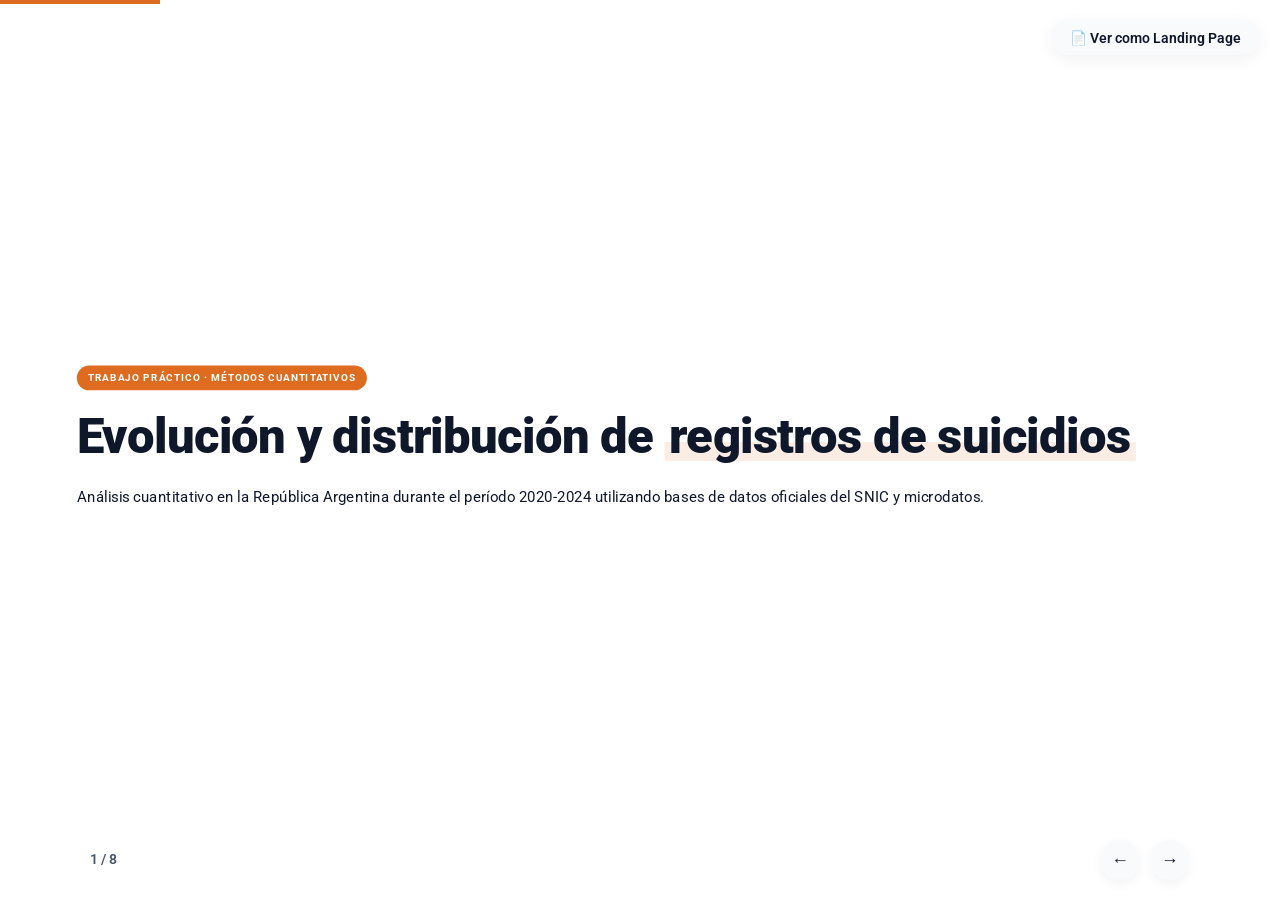
<file: presentacion-web/index.html>
<!DOCTYPE html>
<html lang="es">
<head>
  <meta charset="UTF-8">
  <meta name="viewport" content="width=device-width, initial-scale=1.0">
  <title>Evolución y distribución de registros de suicidios en Argentina (2020-2024)</title>
  <link rel="preconnect" href="https://fonts.googleapis.com">
  <link href="https://fonts.googleapis.com/css2?family=Roboto:ital,wght@0,300;0,400;0,500;0,700;0,900;1,400&display=swap" rel="stylesheet">
  <link rel="stylesheet" href="style.css">
</head>
<body class="modo-slides">

  <!-- Barra superior de progreso -->
  <div class="barra" id="barra"></div>

  <!-- Botón flotante para alternar Modo Slides / Modo Landing -->
  <button id="btn-modo" class="btn-modo" aria-label="Cambiar modo de visualización">
    📄 Ver como Landing Page
  </button>

  <div class="escenario" id="escenario">

    <!-- SLIDE 1: PORTADA -->
    <section class="slide portada" data-seccion="Portada">
      <span class="etiqueta">Trabajo Práctico · Métodos Cuantitativos</span>
      <h1>Evolución y distribución de <span class="hl">registros de suicidios</span></h1>
      <p class="grande">Análisis cuantitativo en la República Argentina durante el período 2020-2024 utilizando bases de datos oficiales del SNIC y microdatos.</p>
    </section>

    <!-- SLIDE 2: INTRODUCCIÓN Y PROBLEMA -->
    <section class="slide" data-seccion="Introducción">
      <span class="etiqueta salvia">Contexto y Problema</span>
      <h2 class="ancho">¿Cómo evolucionó la mortalidad entre 2020 y 2024?</h2>
      <div class="fila dos">
        <div class="paso">
          <p>El suicidio representa una problemática de salud pública crítica y prevenible. Analizar el quinquenio post-pandemia permite evaluar tendencias y disparidades estructurales.</p>
          <p>Se integraron bases oficiales del <strong>SNIC</strong> y microdatos individuales que suman un total de <strong>19.323 víctimas</strong> analizadas en todo el país.</p>
        </div>
        <div class="tarjeta paso">
          <h3>Pregunta Central</h3>
          <br />
          <p> ¿Cómo evolucionó la mortalidad por suicidio en Argentina (2020-2024), qué franjas etarias concentran mayor vulnerabilidad y cómo se comporta la brecha de género?</p>
        </div>
      </div>
    </section>

    <!-- SLIDE 3: METODOLOGÍA Y PROCESAMIENTO (Cada ítem aparece de a uno) -->
    <section class="slide" data-seccion="Metodología">
      <span class="etiqueta">Datos y Herramientas</span>
      <h2 class="ancho">Procesamiento íntegro en Python y Colab</h2>
      <div class="tarjeta tarjeta-metodologia">
        <div class="item-metodo paso">
          <div class="num">01</div>
          <div>
            <h3>Fuentes Oficiales</h3>
            <p>Cruce riguroso entre <code>snic-provincias.csv</code> y la base de microdatos individuales (2020-2024) mediante <code>pd.merge()</code>.</p>
          </div>
        </div>
        <div class="item-metodo paso">
          <div class="num">02</div>
          <div>
            <h3>Limpieza</h3>
            <p>Auditoría de valores nulos, confirmando que las celdas vacías correspondían a otros delitos, y estandarización categórica de edades.</p>
          </div>
        </div>
        <div class="item-metodo paso">
          <div class="num">03</div>
          <div>
            <h3>Modelado</h3>
            <p>Agregaciones lógicas con <code>groupby()</code> para evaluar evolución anual, distribución etaria y ratios de género.</p>
          </div>
        </div>
      </div>
    </section>

    <!-- SLIDE 4: GRÁFICO 1 - EVOLUCIÓN TEMPORAL -->
    <section class="slide" data-seccion="Gráfico 1: Temporal">
      <span class="etiqueta salvia">Gráfico I</span>
      <h2 class="ancho">Evolución temporal de la serie (2020-2024)</h2>
      <div class="fila grafico-texto">
        <div class="tarjeta grafico-grande">
          <img src="grafico1_evolucion_temporal_2020_2024.png" alt="Gráfico de Evolución Temporal">
        </div>
        <div class="paso texto-analisis">
          <p> La serie muestra una subida constante: un piso de 3.262 víctimas en 2020 y un techo de 4.249 en 2024, lo que representa un <strong>incremento acumulado del 30,25%</strong> en cinco años. Esto confirma que se trata de una problemática persistente que se consolida a nivel nacional.</p>
        </div>
      </div>
    </section>

    <!-- SLIDE 5: GRÁFICO 2 - DISTRIBUCIÓN ETARIA -->
    <section class="slide" data-seccion="Gráfico 2: Etario">
      <span class="etiqueta">Gráfico II</span>
      <h2 class="ancho">Vulnerabilidad según franja etaria</h2>
      <div class="fila grafico-texto">
        <div class="tarjeta grafico-grande">
          <img src="grafico2_edad.png" alt="Gráfico por Franja Etaria">
        </div>
        <div class="paso texto-analisis">
          <p> Se destaca un marcado pico de vulnerabilidad en la etapa de adultos jóvenes: la franja de <strong>15 a 34 años</strong> concentra la mayor cantidad de víctimas (superando las 2.400 en los picos de 20-29 años), evidenciando un descenso constante a medida que avanza la edad.</p>
        </div>
      </div>
    </section>

    <!-- SLIDE 6: GRÁFICO 3 - BRECHA DE GÉNERO -->
    <section class="slide" data-seccion="Gráfico 3: Género">
      <span class="etiqueta salvia">Gráfico III</span>
      <h2 class="ancho">Evolución comparativa según género</h2>
      <div class="fila grafico-texto">
        <div class="tarjeta grafico-grande">
          <img src="grafico3_sexo.png" alt="Gráfico de Brecha de Género">
        </div>
        <div class="paso texto-analisis">
          <p> Se registra una contundente y persistente brecha de género. Los varones concentran cerca del <strong>79% de los casos totales</strong>, manteniendo de forma sistemática una <strong>razón aproximada de 4 a 1</strong> frente a las mujeres a lo largo de todo el quinquenio.</p>
        </div>
      </div>
    </section>

    <!-- SLIDE 7: GRÁFICO 4 - RIESGO PROVINCIAL -->
    <section class="slide" data-seccion="Gráfico 4: Provincias">
      <span class="etiqueta">Gráfico IV</span>
      <h2 class="ancho">Riesgo relativo por jurisdicción (Tasas)</h2>
      <div class="fila grafico-texto">
        <div class="tarjeta grafico-grande">
          <img src="grafico4_provincias.png" alt="Gráfico de Provincias">
        </div>
        <div class="paso texto-analisis">
          <p> Buenos Aires concentra el mayor volumen absoluto de casos (&gt;5.700), pero al ajustar por población su tasa es intermedia. En contraste, provincias como <strong>Entre Ríos, Catamarca, La Rioja y Salta</strong> presentan las tasas más altas cada 100.000 habitantes.</p>
        </div>
      </div>
    </section>

    <!-- SLIDE 8: CONCLUSIÓN Y CIERRE -->
    <section class="slide centrada" data-seccion="Conclusiones">
      <span class="etiqueta salvia">Conclusiones</span>
      <h2 class="ancho">Hallazgos y desafíos sanitarios</h2>
      <p class="grande paso">El estudio demuestra que la mortalidad por suicidio es una problemática crítica, con un aumento sostenido del 30,25% entre 2020 y 2024, fuertemente concentrada en varones jóvenes (15 a 34 años) y con heterogeneidad en las tasas provinciales.</p>
      <p class="paso">Esto subraya la necesidad imperiosa de diseñar políticas públicas de prevención focalizadas geográficamente por tasas y orientadas a los grupos etarios de mayor vulnerabilidad detectados.</p>
    </section>

  </div>

  <!-- Controles inferiores (modo diapositivas) -->
  <div class="pie" id="pie-controles">
    <div class="contador" id="contador">1 / 8</div>
    <div class="controles">
      <button id="btn-ant" aria-label="Diapositiva anterior">←</button>
      <button id="btn-sig" aria-label="Diapositiva siguiente">→</button>
    </div>
  </div>

  <script src="script.js"></script>
</body>
</html>
</file>
<file: docs/style.css>
:root {

  /* Colores Principales de Marca / Estructura */
  --navy: #0F3A47;            /* Verde Petróleo profundo (Títulos, texto principal, botones primarios) */
  --text: #4A636E;            /* Gris azulado medio (Párrafos y textos secundarios) */
  --teal: #148A8A;            /* Verde Agua / Teal (Acentos principales y cifras) */
  --salvia: #D16BA5;          /* Rosa Salvia / Maquillaje (Etiquetas y resaltados) */
  
  /* Fondos y Superficies */
  --bg-main: #F7FAF9;         /* Fondo general ultra suave */
  --bg-card: rgba(255, 255, 255, 0.96); /* Fondo de tarjetas */
  --borde: #D8E5E5;           /* Bordes suaves */

  /* Degradados para Gráficos */
  --grad-bar-start: #0A323D;  /* Base oscura para barras */
  --grad-bar-end: #20B2AA;    /* Cima clara para barras */

  --grad-prov-start: #8C2D6B; /* Base rosada oscura */
  --grad-prov-end: #F4A6D7;  /* Punta rosada clara */
  
  --ease: cubic-bezier(0.16, 1, 0.3, 1);
}

* {
	box-sizing: border-box;
}

html,
body {
	margin: 0;
	width: 100%;
	max-width: 100%;
	height: 100%;
	overflow: hidden;
	font-family: Roboto, Arial, sans-serif;
	color: var(--navy);
	background: #ffffff;
}

button {
	font: inherit;
}

/* Fondo ambiental animado y orbes */
body::before,
body::after {
	content: "";
	position: fixed;
	z-index: 0;
	pointer-events: none;
	border-radius: 45% 55% 60% 40%;
	filter: blur(6px);
	will-change: transform;
	animation: flotarA 9s ease-in-out infinite alternate;
}

body::before {
	width: 52vw;
	height: 64vh;
	top: -24vh;
	right: -11vw;
	background: radial-gradient(
		ellipse,
		rgba(25, 164, 164, 0.29),
		rgba(25, 164, 164, 0.12) 54%,
		transparent 75%
	);
}

body::after {
	width: 47vw;
	height: 60vh;
	left: -14vw;
	bottom: -27vh;
	background: radial-gradient(
		ellipse,
		rgba(241, 154, 168, 0.28),
		rgba(241, 154, 168, 0.11) 53%,
		transparent 75%
	);
	animation-name: flotarB;
	animation-duration: 12s;
}

@keyframes flotarA {
	from {
		transform: translate(-35px, 0) rotate(-12deg) scale(0.94);
	}
	to {
		transform: translate(75px, 105px) rotate(15deg) scale(1.14);
	}
}

@keyframes flotarB {
	from {
		transform: translate(-25px, 55px) rotate(12deg) scale(1);
	}
	to {
		transform: translate(85px, -70px) rotate(-20deg) scale(1.2);
	}
}

/* ===== Fondo animado (igual que presentacion_tp_index) ===== */
.ambient-bg {
	position: fixed;
	inset: 0;
	overflow: hidden;
	pointer-events: none;
	z-index: 0;
	background: linear-gradient(120deg, #f9fdfc, #f8fcfc 50%, #fff9fb);
}

.ambient-orb {
	position: absolute;
	border-radius: 50%;
	filter: blur(5px);
	will-change: transform;
	opacity: 0.85;
}

.orb-one {
	width: 45vw;
	height: 60vw;
	max-height: 780px;
	top: -22vw;
	right: -7vw;
	background: radial-gradient(
		circle,
		rgba(24, 165, 164, 0.31) 0%,
		rgba(24, 165, 164, 0.13) 51%,
		transparent 74%
	);
	animation: orbTravelOne 6s ease-in-out infinite alternate;
}

.orb-two {
	width: 48vw;
	height: 45vw;
	left: -15vw;
	bottom: -19vw;
	background: radial-gradient(
		circle,
		rgba(243, 154, 168, 0.33) 0%,
		rgba(243, 154, 168, 0.13) 55%,
		transparent 74%
	);
	animation: orbTravelTwo 7.5s ease-in-out infinite alternate;
}

/* Este orbe no existía en tu CSS */
.orb-three {
	width: 32vw;
	height: 32vw;
	right: 8vw;
	bottom: -18vw;
	background: radial-gradient(circle, rgba(8, 61, 74, 0.16), transparent 72%);
	animation: orbTravelThree 8s linear infinite alternate;
}

.ambient-ring {
	position: absolute;
	right: 3vw;
	top: 8vh;
	width: 220px;
	height: 220px;
	border-radius: 45% 55% 42% 58%;
	border: 2px solid rgba(24, 165, 164, 0.27);
	animation: ringRotate 13s linear infinite;
}

@keyframes orbTravelOne {
	0% {
		transform: translate(-90px, -40px) scale(0.82);
	}
	100% {
		transform: translate(120px, 140px) scale(1.15);
	}
}
@keyframes orbTravelTwo {
	0% {
		transform: translate(-60px, 80px) scale(0.9);
	}
	100% {
		transform: translate(145px, -115px) scale(1.2);
	}
}
@keyframes orbTravelThree {
	0% {
		transform: translate(-70px, 20px);
	}
	100% {
		transform: translate(90px, -110px);
	}
}
@keyframes ringRotate {
	from {
		transform: rotate(0deg) translateX(0);
	}
	to {
		transform: rotate(360deg) translateX(45px);
	}
}

/* ===== Círculos y puntos flotantes ===== */
.ambiente-particulas {
	position: fixed;
	inset: 0;
	z-index: 0;
	overflow: hidden;
	pointer-events: none;
	isolation: isolate;
}

.ambiente-particulas .orbita {
	position: absolute;
	border-radius: 50%;
	border: 2px solid rgba(19, 150, 153, 0.2);
	background: radial-gradient(
		circle at 32% 28%,
		rgba(255, 255, 255, 0.15),
		rgba(27, 167, 166, 0.095) 60%,
		rgba(16, 70, 82, 0.04)
	);
	animation: orbita-flota var(--dur) ease-in-out var(--delay) infinite alternate;
	will-change: transform;
	opacity: 0.78;
}

.ambiente-particulas .orbita.rosa {
	border-color: rgba(237, 131, 163, 0.23);
	background: radial-gradient(
		circle at 30% 30%,
		rgba(255, 255, 255, 0.14),
		rgba(241, 154, 168, 0.14) 65%,
		rgba(241, 154, 168, 0.03)
	);
}

/* Esta variante faltaba */
.ambiente-particulas .orbita.petroleo {
	border-color: rgba(8, 61, 74, 0.15);
	background: radial-gradient(circle, rgba(25, 91, 109, 0.08), transparent 76%);
}

.ambiente-particulas .punto {
	position: absolute;
	width: var(--size);
	height: var(--size);
	border-radius: 50%;
	background: var(--tone);
	opacity: 0.56;
	box-shadow: 0 0 11px var(--glow);
	animation: punto-flota var(--dur) ease-in-out var(--delay) infinite alternate;
	will-change: transform, opacity;
}

@keyframes orbita-flota {
	0% {
		transform: translate3d(0, 0, 0) scale(0.9) rotate(0deg);
	}
	50% {
		transform: translate3d(40px, -45px, 0) scale(1.06) rotate(7deg);
	}
	100% {
		transform: translate3d(-35px, 40px, 0) scale(0.96) rotate(-10deg);
	}
}
@keyframes punto-flota {
	0% {
		transform: translate3d(0, 0, 0);
		opacity: 0.18;
	}
	40% {
		opacity: 0.67;
	}
	100% {
		transform: translate3d(var(--dx), var(--dy), 0);
		opacity: 0.36;
	}
}

/* ===== Círculos visibles por encima de las diapositivas ===== */
.circulos-visibles {
	position: fixed;
	inset: 0;
	pointer-events: none;
	overflow: hidden;
	z-index: 4;
	isolation: isolate;
}

.circulos-visibles .anillo {
	position: absolute;
	display: block;
	box-sizing: border-box;
	border: 2px solid var(--borde);
	border-radius: 50%;
	background: radial-gradient(
		circle at 32% 30%,
		var(--relleno),
		transparent 72%
	);
	opacity: 0.62;
	animation: deriva-visible var(--tiempo) ease-in-out infinite alternate;
	animation-delay: var(--retraso);
	will-change: transform;
}

.circulos-visibles .motita {
	position: absolute;
	width: var(--tam);
	height: var(--tam);
	background: var(--color);
	border-radius: 50%;
	opacity: 0.47;
	animation: motita-visible var(--tiempo) ease-in-out infinite alternate;
	animation-delay: var(--retraso);
	will-change: transform;
}

@keyframes deriva-visible {
	0% {
		transform: translate3d(-12px, 10px, 0) scale(0.93);
	}
	50% {
		transform: translate3d(24px, -20px, 0) scale(1.08);
	}
	100% {
		transform: translate3d(-19px, 32px, 0) scale(0.97);
	}
}
@keyframes motita-visible {
	0% {
		transform: translate3d(0, 0, 0);
		opacity: 0.27;
	}
	50% {
		opacity: 0.65;
	}
	100% {
		transform: translate3d(24px, -36px, 0);
		opacity: 0.32;
	}
}

/* Contenedor de la presentación con FLEXBOX */
.escenario {
	position: relative;
	z-index: 1;
	width: 100%;
	height: 100dvh;
	display: flex;
	flex-direction: column;
}

.slide {
	position: absolute;
	inset: 0;
	display: flex;
	flex-direction: column;
	justify-content: center;
	gap: clamp(10px, 1.5vh, 18px);
	padding: clamp(35px, 5vh, 55px) clamp(34px, 8vw, 115px) clamp(45px, 6vh, 65px);
	opacity: 0;
	pointer-events: none;
	transform: translateY(20px);
	transition:
		opacity 0.62s var(--ease),
		transform 0.62s var(--ease);
	overflow: hidden;
	min-width: 0;
}

.slide.activa {
	opacity: 1;
	transform: none;
	pointer-events: auto;
}

.slide > * {
	flex-shrink: 0;
	min-width: 0;
}

/* Animación escalonada para los ítems de metodología */
.slide .item-metodo-animado {
	opacity: 0;
	transform: translateY(20px);
	transition:
		opacity 0.5s var(--ease),
		transform 0.5s var(--ease);
	transition-delay: calc(var(--i) * 0.12s);
}

.slide.activa .item-metodo-animado {
	opacity: 1;
	transform: translateY(0);
}

h1,
h2,
h3,
p {
	margin: 0;
}

h1 {
	font-size: clamp(36px, 3.5vw, 52px);
	line-height: 1.12;
}

h2 {
	font-size: clamp(24px, 2.3vw, 36px);
	line-height: 1.15;
}

p {
	color: var(--text);
	font-size: clamp(16px, 1.3vw, 19px);
	line-height: 1.58;
}

.grande {
	font-size: clamp(17px, 1.48vw, 21px);
	line-height: 1.53;
	max-width: 1080px;
}

strong {
	color: var(--navy);
	font-weight: 700;
}

/* Animación del subrayado fluido en textos destacados (.hl) - Más lenta y suave */
.hl {
  background: none !important;
  position: relative;
  display: inline-block;
  color: var(--navy);
}

.hl::after {
  content: "";
  position: absolute;
  left: 0;
  bottom: 0.1em;
  width: 0%;
  height: 45%;
  background-color: rgba(236, 72, 153, 0.25); /* Color rosa suave */
  z-index: -1;
  border-radius: 4px;
  /* CAMBIO: Aumentamos de 0.6s a 1.2s para que sea más lenta y pausada */
  transition: width 1.2s cubic-bezier(0.16, 1, 0.3, 1) 0.4s;
}

.slide.activa .hl::after {
  width: 100%;
}

.etiqueta {
	align-self: flex-start;
	background: var(--salvia);
	color: white;
	border-radius: 200px;
	font-size: 13px;
	font-weight: 700;
	padding: 10px 17px;
	text-transform: uppercase;
}

.etiqueta.salvia {
	background: var(--salvia);
}

.integrantes {
	margin-top: 6px !important;
	color: #596979;
	font-size: 14px;
	line-height: 1.7;
	gap: 12px;
	display: flex;
}

/* Estilo para los botones de las integrantes */
.btn-integrante {
	background: #ffffff;
	color: var(--navy);
box-shadow: inset 0 -0.15em rgba(231, 159, 229, 0.25);
	text-decoration: none;
	padding: 3px 12px;
	border-radius: 99px;
	transition: all 0.25s ease;
	display: inline-block;
	margin: 2px 0;
}

.btn-integrante:hover {
	background: var(--teal);
	color: #ffffff;
	transform: translateY(-2px);
	box-shadow: 0 4px 12px rgba(25, 164, 164, 0.3);
}

.portada {
	align-items: flex-start;
}

.tarjeta {
	border: 1px solid rgba(25, 164, 164, 0.15);
	border-radius: 19px;
	background: rgba(255, 255, 255, 0.95);
	padding: clamp(12px, 1.5vw, 20px);
	box-shadow: 0 10px 32px rgba(8, 61, 74, 0.08);
}

/* Metodología con Flexbox */
.metodologia-sin-caja {
	display: flex;
	flex-direction: column;
	gap: 10px;
}

.item-metodo {
	display: flex;
	flex-direction: row;
	align-items: center;
	gap: 16px;
	padding: 12px 0;
	border-bottom: 1px solid rgba(8, 61, 74, 0.09);
	max-width: 1080px;
}

.num {
	flex: 0 0 45px;
	font-size: 21px;
	color: var(--teal);
	font-weight: 900;
}

code {
	background: #e3beda;
	color: var(--navy);
	border-radius: 4px;
	padding: 2px 5px;
}

/* Layout FLEX con ALIGN-ITEMS: FLEX-START */
/* Proporción exacta: 60% para el gráfico (izq) y 40% para el texto (der) */
.grafico-texto {
	display: flex;
	flex-direction: row;
	align-items: stretch;
	gap: 24px;
	width: 100%;
	min-width: 0;
}

.grafico-grande {
	flex: 0 0 60%;
	max-width: 60%;
	min-width: 0;
	padding: 12px;
	display: flex;
	flex-direction: column;
	align-items: stretch;
	justify-content: center;
	background: rgba(255, 255, 255, 0.98);
	border: 1px solid #d5e6e6;
	border-radius: 20px;
	box-shadow: 0 12px 28px rgba(8, 61, 74, 0.1);
}

.texto-analisis {
	flex: 0 0 40%;
	max-width: 40%;
	min-width: 0;
	display: flex;
	flex-direction: column;
	justify-content: center;
}

.centrada {
	display: flex;
	flex-direction: column;
	align-items: center;
	text-align: center;
}

.centrada .etiqueta {
	align-self: center;
}

.centrada p {
	max-width: 1000px;
}

.animated-chart {
	padding: 12px;
	background: rgba(255, 255, 255, 0.99);
	border-radius: 12px;
	position: relative;
}

.animated-chart svg {
	display: block;
	width: 100%;
	height: 100%;
	overflow: visible;
}

.animated-chart text {
	font-family: Roboto, Arial, sans-serif;
	fill: var(--navy);
}

.animated-chart .axis {
	stroke: #91a5ac;
	stroke-width: 1.2;
}

.animated-chart .gridline {
	stroke: #cbd7d9;
	stroke-width: 1;
	stroke-dasharray: 4 4;
}

.animated-chart .axis-label {
	font-size: 12px;
	font-weight: 700;
}

.animated-chart .tick {
	font-size: 11px;
}

.animated-chart .point-label {
	font-size: 12px;
	font-weight: 700 !important;
}

.animated-chart .anim-path {
	stroke-dasharray: var(--length);
	stroke-dashoffset: var(--length);
}

.slide.activa .animated-chart.is-running .anim-path {
	animation: draw-path 2.5s ease-in-out forwards;
}


@keyframes draw-path {
	to {
		stroke-dashoffset: 0;
	}
}

.animated-chart .anim-dot,
.animated-chart .anim-value {
	opacity: 0;
}

.slide.activa .animated-chart.is-running .anim-dot,
.slide.activa .animated-chart.is-running .anim-value {
	animation: fade-dots 0.22s ease-out var(--time) forwards;
}

@keyframes fade-dots {
	to {
		opacity: 1;
	}
}

.animated-chart .rise-bar {
	transform: scaleY(0);
	transform-origin: center bottom;
}

.animated-chart .grow-horizontal {
	transform: scaleX(0);
	transform-origin: left center;
}

.slide.activa .animated-chart.is-running .rise-bar {
	animation: rise-bar 0.65s cubic-bezier(0.17, 0.72, 0.22, 1) var(--time)
		forwards;
}

.slide.activa .animated-chart.is-running .grow-horizontal {
  /* Cambiamos 0.65s por 1.4s para que la barra tarde más en estirarse */
  animation: grow-h 1.4s cubic-bezier(0.17, 0.72, 0.22, 1) var(--time) forwards;
}

@keyframes grow-h {
	to {
		transform: scaleX(1);
	}
}

@keyframes rise-bar {
	to {
		transform: scaleY(1);
	}
}

/* Controles de navegación y Botón Landing con HOVER avanzado */
.barra {
	position: fixed;
	top: 0;
	left: 0;
	height: 5px;
	width: 12.5%;
	background: linear-gradient(90deg, #19a4a4, #083d4a);
	z-index: 20;
	transition: width 0.5s;
}

.pie {
	position: fixed;
	bottom: 14px;
	left: 7%;
	right: 7%;
	z-index: 20;
	display: flex;
	justify-content: space-between;
	align-items: center;
	gap: 12px;
	padding: 8px 0;
}

.contador {
	font-size: 14px;
	font-weight: 700;
	color: #42536b;
}

.controles {
	display: flex;
	gap: 12px;
}

.controles button,
.btn-modo {
	border: 0;
	border-radius: 200px;
	background: rgba(255, 255, 255, 0.96);
	padding: 10px 16px;
	color: var(--navy);
	box-shadow: 0 6px 20px rgba(8, 61, 74, 0.09);
	cursor: pointer;
	min-width: 44px;
	min-height: 44px;
	transition: all 0.25s var(--ease);
}

.controles button {
	font-size: 23px;
}

/* Efecto HOVER en botones y flechas */
.controles button:hover,
.btn-modo:hover {
	background: var(--navy);
	color: #ffffff;
	transform: translateY(-3px);
	box-shadow: 0 10px 25px rgba(8, 61, 74, 0.2);
}

.btn-modo {
	position: fixed;
	z-index: 22;
	top: 18px;
	right: 24px;
	font-size: 13px;
	font-weight: 700;
}

/* Modo landing page */
body.modo-landing {
	overflow: auto;
}

body.modo-landing .escenario {
	height: auto;
}

body.modo-landing .slide {
	position: relative;
	opacity: 1;
	transform: none;
	pointer-events: auto;
	min-height: 95vh;
	height: auto;
	overflow: visible;
}

body.modo-landing .pie {
	display: none;
}

body.modo-landing .item-metodo-animado {
	opacity: 1 !important;
	transform: none !important;
	transition: none !important;
}

body.modo-landing .animated-chart .anim-path {
	stroke-dashoffset: 0 !important;
	transition: none !important;
	animation: none !important;
}

body.modo-landing .animated-chart .anim-dot,
body.modo-landing .animated-chart .anim-value {
	opacity: 1 !important;
	animation: none !important;
}

body.modo-landing .animated-chart .rise-bar {
	transform: scaleY(1) !important;
	animation: none !important;
}

body.modo-landing .animated-chart .grow-horizontal {
	transform: scaleX(1) !important;
	animation: none !important;
}

/* ===== Responsive: iPad y celular (apila en columna) ===== */
@media (max-width: 1024px) {
	/* El gráfico y el texto pasan de fila a columna */
	.grafico-texto {
		flex-direction: column;
		gap: 16px;
	}

	.grafico-grande,
	.texto-analisis {
		flex: 0 0 auto;
		width: 100%;
		max-width: 100%;
	}

	/* Como ahora el contenido es más alto, la diapositiva permite scroll vertical */
	.slide {
		justify-content: flex-start;
		overflow-y: auto;
		overflow-x: hidden;
		padding: 68px 28px 80px;
		-webkit-overflow-scrolling: touch;
	}

	/* Evita que el borde inferior quede pegado a los botones de navegación */
	.slide::after {
		content: "";
		flex: 0 0 24px;
	}

	.pie {
		left: 24px;
		right: 24px;
	}
}

/* Celular */
@media (max-width: 600px) {
	.slide {
		padding: 64px 20px 80px;
	}

	.grafico-grande {
		padding: 6px;
	}

	.btn-modo {
		top: 12px;
		right: 12px;
		font-size: 12px;
		padding: 8px 12px;
	}

	.item-metodo {
		gap: 10px;
	}

	.num {
		flex-basis: 34px;
		font-size: 18px;
	}
}

/* En modo landing no hace falta el scroll interno de cada slide */
@media (max-width: 1024px) {
	body.modo-landing .slide {
		overflow: visible;
		min-height: auto;
		padding-top: 70px;
		padding-bottom: 50px;
	}

	body.modo-landing .slide::after {
		display: none;
	}
}
</file>
<file: presentacion-web/style.css>
/* ══ 1. VARIABLES Y PALETA (Fondo Blanco, Acentos Naranja y Verde Salvia) ══ */
:root {
  --fondo: #FFFFFF;
  --superficie: #F8FAFC; /* Gris piedra muy suave para tarjetas sin bordes */
  --texto: #1E293B;      /* Alta legibilidad accesible */
  --titulo: #0F172A;
  --tenue: #475569;
  --naranja: #DD6B20;    /* Acento principal */
  --naranja-fondo: rgba(221, 107, 32, 0.12);
  --salvia: #319795;     /* Acento secundario (Verde/Salvia) */
  --salvia-fondo: rgba(49, 151, 149, 0.12);
  --borde: #E2E8F0;
  --roboto: 'Roboto', -apple-system, BlinkMacSystemFont, "Segoe UI", sans-serif;
}

* { box-sizing: border-box; margin: 0; padding: 0; }

body {
  font-family: var(--roboto);
  color: var(--texto);
  background-color: var(--fondo);
  line-height: 1.6;
}

/* ══ 2. BOTÓN FLOTANTE Y BARRA ══ */
.btn-modo {
  position: fixed;
  top: 20px;
  right: 20px;
  z-index: 1000;
  background: var(--superficie);
  color: var(--titulo);
  border: none;
  padding: 0.6rem 1.2rem;
  border-radius: 999px;
  font-family: var(--roboto);
  font-size: 0.85rem;
  font-weight: 600;
  cursor: pointer;
  transition: all 0.2s ease;
  box-shadow: 0 4px 16px rgba(0, 0, 0, 0.06);
}

.btn-modo:hover {
  background: var(--naranja);
  color: #FFFFFF;
}

.barra {
  position: fixed;
  top: 0;
  left: 0;
  height: 4px;
  background: var(--naranja);
  z-index: 999;
  transition: width 0.3s ease;
}

/* ══ 3. TIPOGRAFÍA Y ELEMENTOS COMUNES ══ */
h1, h2, h3 {
  font-family: var(--roboto);
  color: var(--titulo);
  line-height: 1.15;
}

h1 { font-size: clamp(2.3rem, 4.5vw, 4.2rem); font-weight: 900; letter-spacing: -0.02em; }
h2 { font-size: clamp(1.7rem, 3.2vw, 2.8rem); font-weight: 700; letter-spacing: -0.01em; max-width: 24ch; }
h2.ancho { max-width: none; }
h3 { font-size: 1.1rem; font-weight: 700; color: var(--titulo); }

p { color: var(--tenue); font-size: clamp(0.95rem, 1.1vw, 1.05rem); font-weight: 400; }
p.grande { font-size: clamp(1.1rem, 1.4vw, 1.35rem); color: var(--titulo); font-weight: 400; }
strong { color: var(--titulo); font-weight: 700; }

.hl {
  background: linear-gradient(transparent 60%, var(--naranja-fondo) 60%, var(--naranja-fondo) 92%, transparent 92%);
  padding: 0 0.1em;
  color: var(--titulo);
}

.etiqueta {
  display: inline-block;
  align-self: flex-start;
  background: var(--naranja);
  color: #FFFFFF;
  font-size: 0.75rem;
  font-weight: 700;
  letter-spacing: 0.08em;
  text-transform: uppercase;
  padding: 0.4em 1.1em;
  border-radius: 999px;
}

.etiqueta.salvia {
  background: var(--salvia);
  color: #FFFFFF;
}

code {
  background: #F1F5F9;
  padding: 0.15em 0.4em;
  border-radius: 4px;
  font-family: monospace;
  font-size: 0.9em;
  color: #1E293B;
}

/* Grillas y Tarjetas (Sin bordes, con sombra sutil) */
.fila { display: grid; gap: 2rem; align-items: center; }
.dos { grid-template-columns: 1.2fr 1fr; }

.tarjeta {
  background: var(--superficie);
  border: none;
  border-radius: 16px;
  padding: 1.6rem;
  box-shadow: 0 10px 25px -5px rgba(0, 0, 0, 0.04);
}

/* ESTILO DE LA TARJETA METODOLÓGICA VERTICAL */
.tarjeta.tarjeta-metodologia {
  display: flex;
  flex-direction: column;
  gap: 1.2rem;
  padding: 1.8rem 2.2rem;
}

.item-metodo {
  display: flex;
  align-items: flex-start;
  gap: 1.2rem;
  padding-bottom: 1rem;
  border-bottom: 1px solid var(--borde);
}

.item-metodo:last-child {
  border-bottom: none;
  padding-bottom: 0;
}

.item-metodo .num {
  font-size: 1.4rem;
  font-weight: 900;
  color: var(--naranja);
  line-height: 1;
}

/* GRILLA ESPECIAL: Gráfico Gigante a la Izquierda, Texto a la Derecha */
.fila.grafico-texto {
  grid-template-columns: 1.5fr 1fr;
  gap: 2.5rem;
  align-items: center;
}

.tarjeta.grafico-grande {
  background: var(--superficie);
  border: none;
  border-radius: 20px;
  padding: 1.2rem;
  box-shadow: 0 12px 30px -6px rgba(0, 0, 0, 0.05);
}

.tarjeta.grafico-grande img {
  width: 100%;
  height: auto;
  display: block;
  border-radius: 12px;
}

.texto-analisis {
  font-size: 1.05rem;
}

/* Animación y pasos interactivos */
.paso {
  opacity: 0;
  transform: translateY(14px);
  transition: opacity 0.45s ease, transform 0.45s ease;
}

.paso.visto, .ver-todo .paso {
  opacity: 1;
  transform: none;
}

/* ══ 4. MODO SLIDES (Diapositivas Pantalla Completa) ══ */
body.modo-slides { height: 100vh; overflow: hidden; }

body.modo-slides .escenario {
  position: absolute;
  left: 50%;
  top: 50%;
  width: 1500px;
  height: 850px;
  transform: translate(-50%, -50%) scale(var(--escala, 1));
}

body.modo-slides .slide {
  position: absolute;
  inset: 0;
  padding: 50px 90px 80px;
  display: flex;
  flex-direction: column;
  justify-content: center;
  gap: 1.4rem;
  opacity: 0;
  visibility: hidden;
  transition: opacity 0.4s ease, visibility 0.4s ease;
  overflow-y: auto;
}

body.modo-slides .slide.activa {
  opacity: 1;
  visibility: visible;
}

body.modo-slides .slide.activa > * {
  animation: subir 0.5s ease both;
}

@keyframes subir {
  from { opacity: 0; transform: translateY(16px); }
  to { opacity: 1; transform: none; }
}

body.modo-slides .slide.centrada {
  align-items: center;
  text-align: center;
}

body.modo-slides .slide.centrada .etiqueta { align-self: center; }
body.modo-slides .slide.centrada p { margin: 0 auto; }

/* Controles inferiores */
.pie {
  position: fixed;
  bottom: 0;
  left: 0;
  right: 0;
  z-index: 100;
  display: flex;
  align-items: center;
  justify-content: space-between;
  padding: 0 90px 20px;
  pointer-events: none;
}

.pie .controles { display: flex; gap: 0.6rem; pointer-events: auto; }

.pie button {
  width: 2.5rem;
  height: 2.5rem;
  border-radius: 50%;
  cursor: pointer;
  background: var(--superficie);
  border: none;
  font-size: 1.1rem;
  color: var(--titulo);
  display: grid;
  place-items: center;
  transition: background 0.2s ease;
  box-shadow: 0 4px 12px rgba(0,0,0,0.05);
}

.pie button:hover {
  background: var(--naranja);
  color: #FFFFFF;
}

.contador { font-size: 0.9rem; font-weight: 600; color: var(--tenue); }
.portada { padding-right: max(16px, 500px); }

/* ══ 5. MODO LANDING PAGE (Scroll Continuo por Secciones) ══ */
body.modo-landing {
  height: auto;
  min-height: 100vh;
  overflow-y: auto;
  overflow-x: hidden;
}

body.modo-landing .escenario {
  position: static;
  transform: none;
  width: 100%;
  height: auto;
  display: block;
}

body.modo-landing .slide {
  position: relative;
  inset: auto;
  width: 100%;
  min-height: 100vh;
  padding: 100px 10%;
  display: flex;
  flex-direction: column;
  justify-content: center;
  gap: 2rem;
  opacity: 1;
  visibility: visible;
  border-bottom: 1px solid var(--borde);
  background: var(--fondo);
  box-shadow: none;
  border-radius: 0;
}

body.modo-landing .slide:nth-child(even) { background-color: var(--superficie); }
body.modo-landing .slide.centrada { align-items: center; text-align: center; }
body.modo-landing .slide.centrada .etiqueta { align-self: center; }
body.modo-landing .slide.centrada p { margin: 0 auto; }
body.modo-landing .pie, body.modo-landing .barra { display: none; }
body.modo-landing .paso { opacity: 1; transform: none; }

/* Responsivo móvil */
@media (max-width: 850px) {
  body { overflow-y: auto; }
  .escenario { position: static; transform: none; width: 100%; height: auto; }
  .slide { position: relative; inset: auto; opacity: 1; visibility: visible; padding: 70px 24px; min-height: auto; }
  .fila, .dos, .fila.grafico-texto { grid-template-columns: 1fr; }
  .portada { padding-right: 24px; }
  .pie { padding: 0 24px 16px; }
}
</file>
